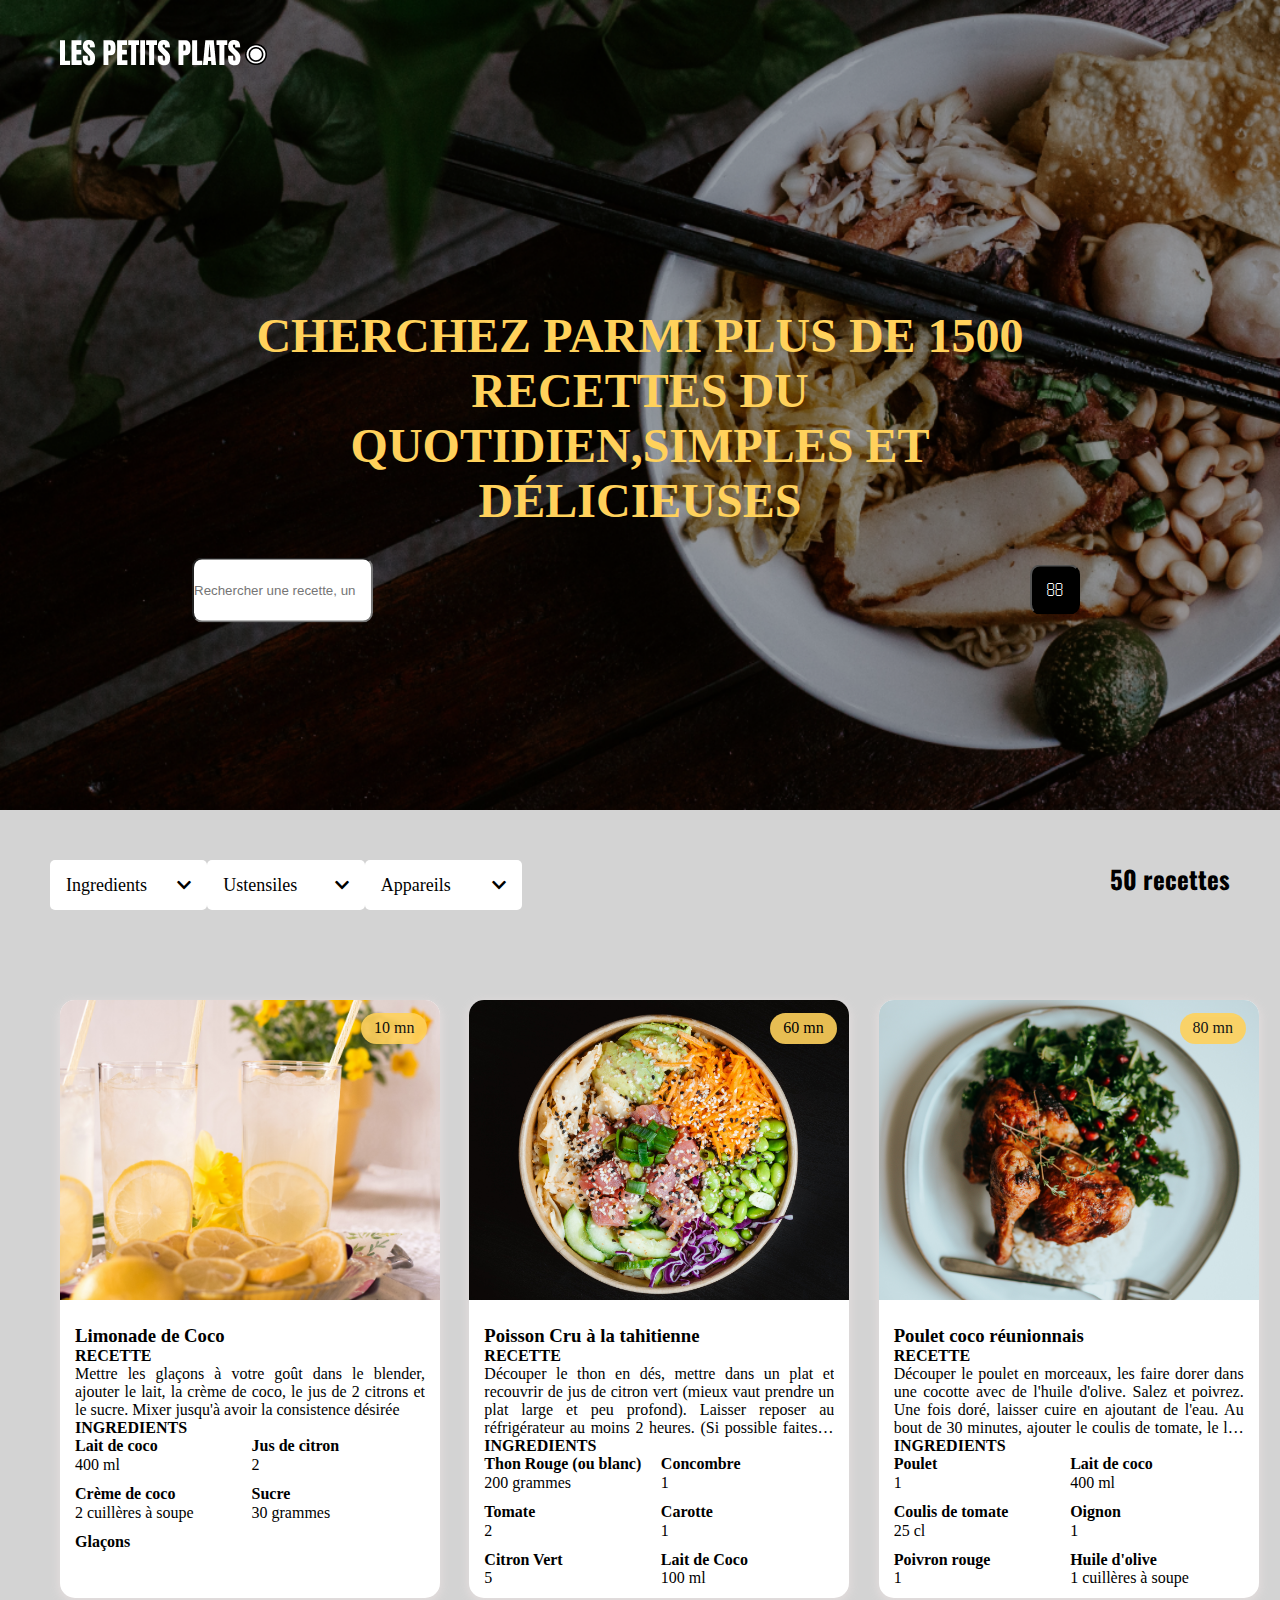
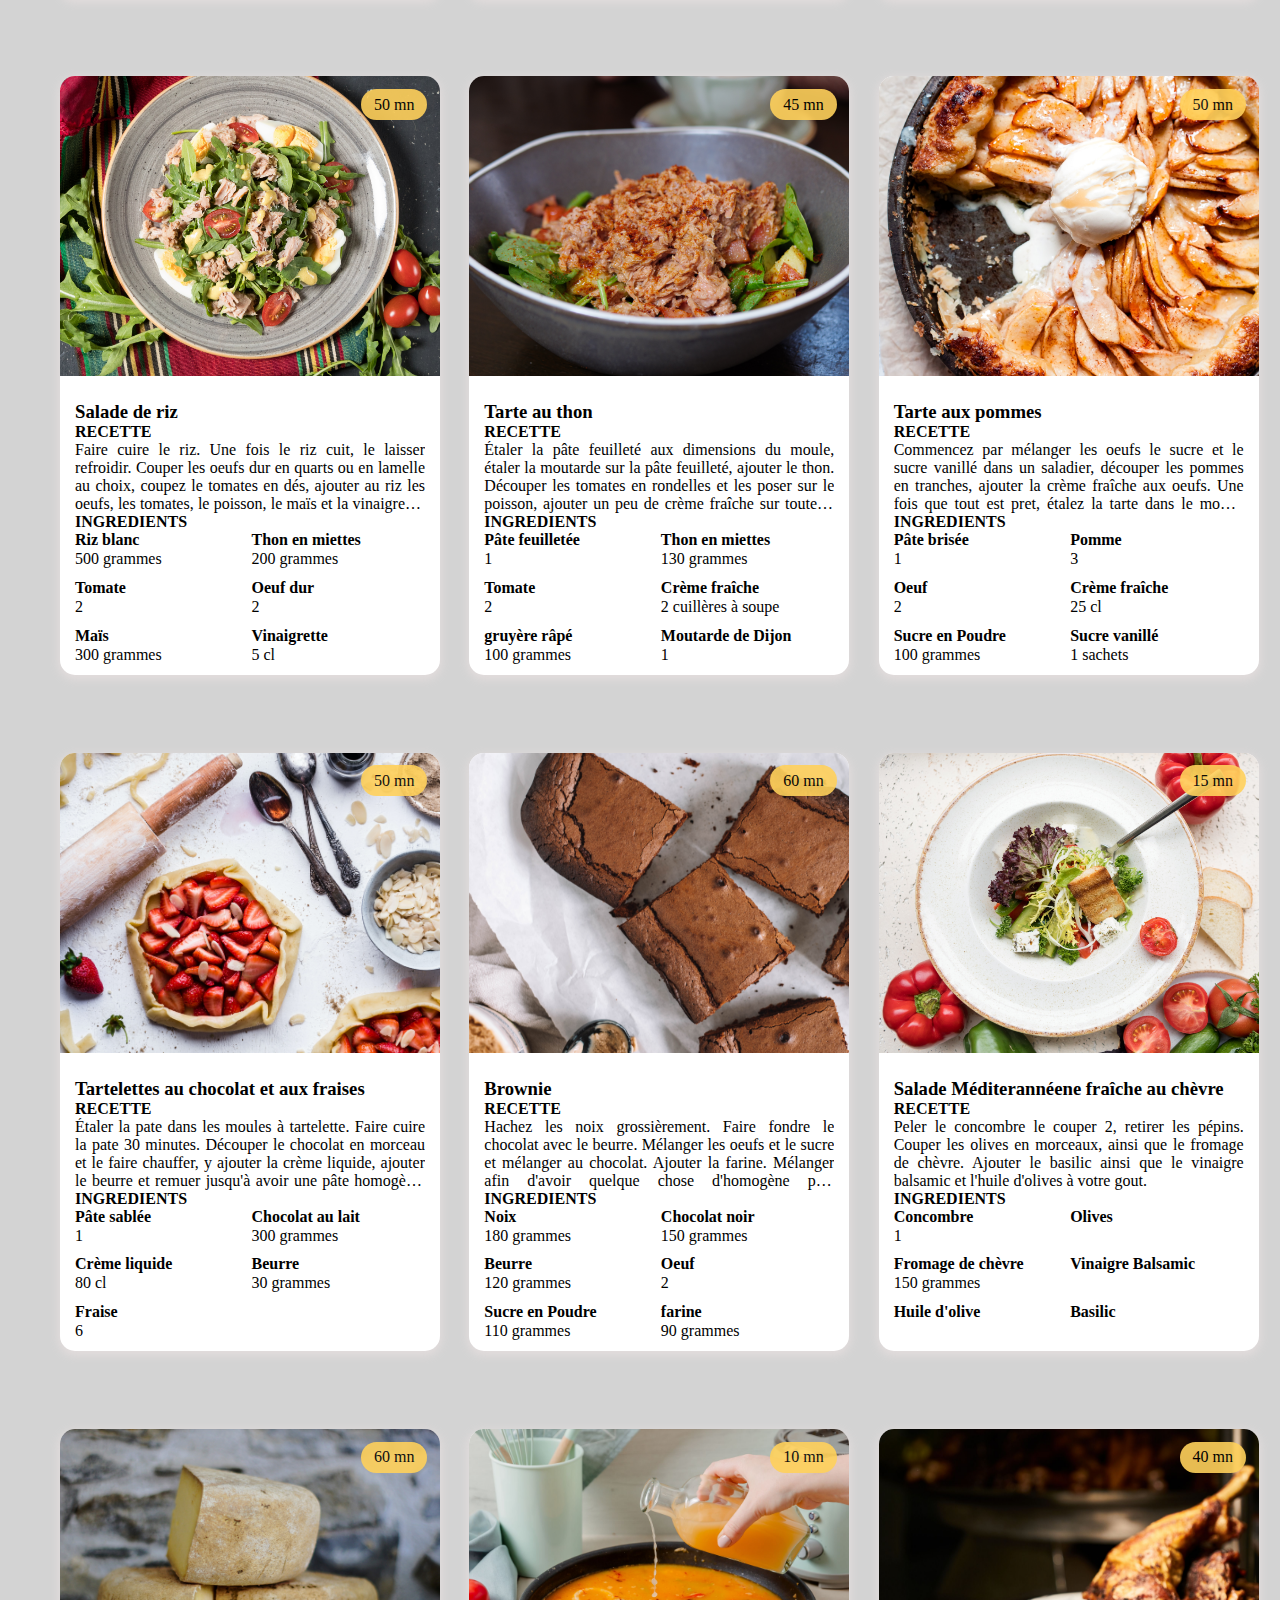
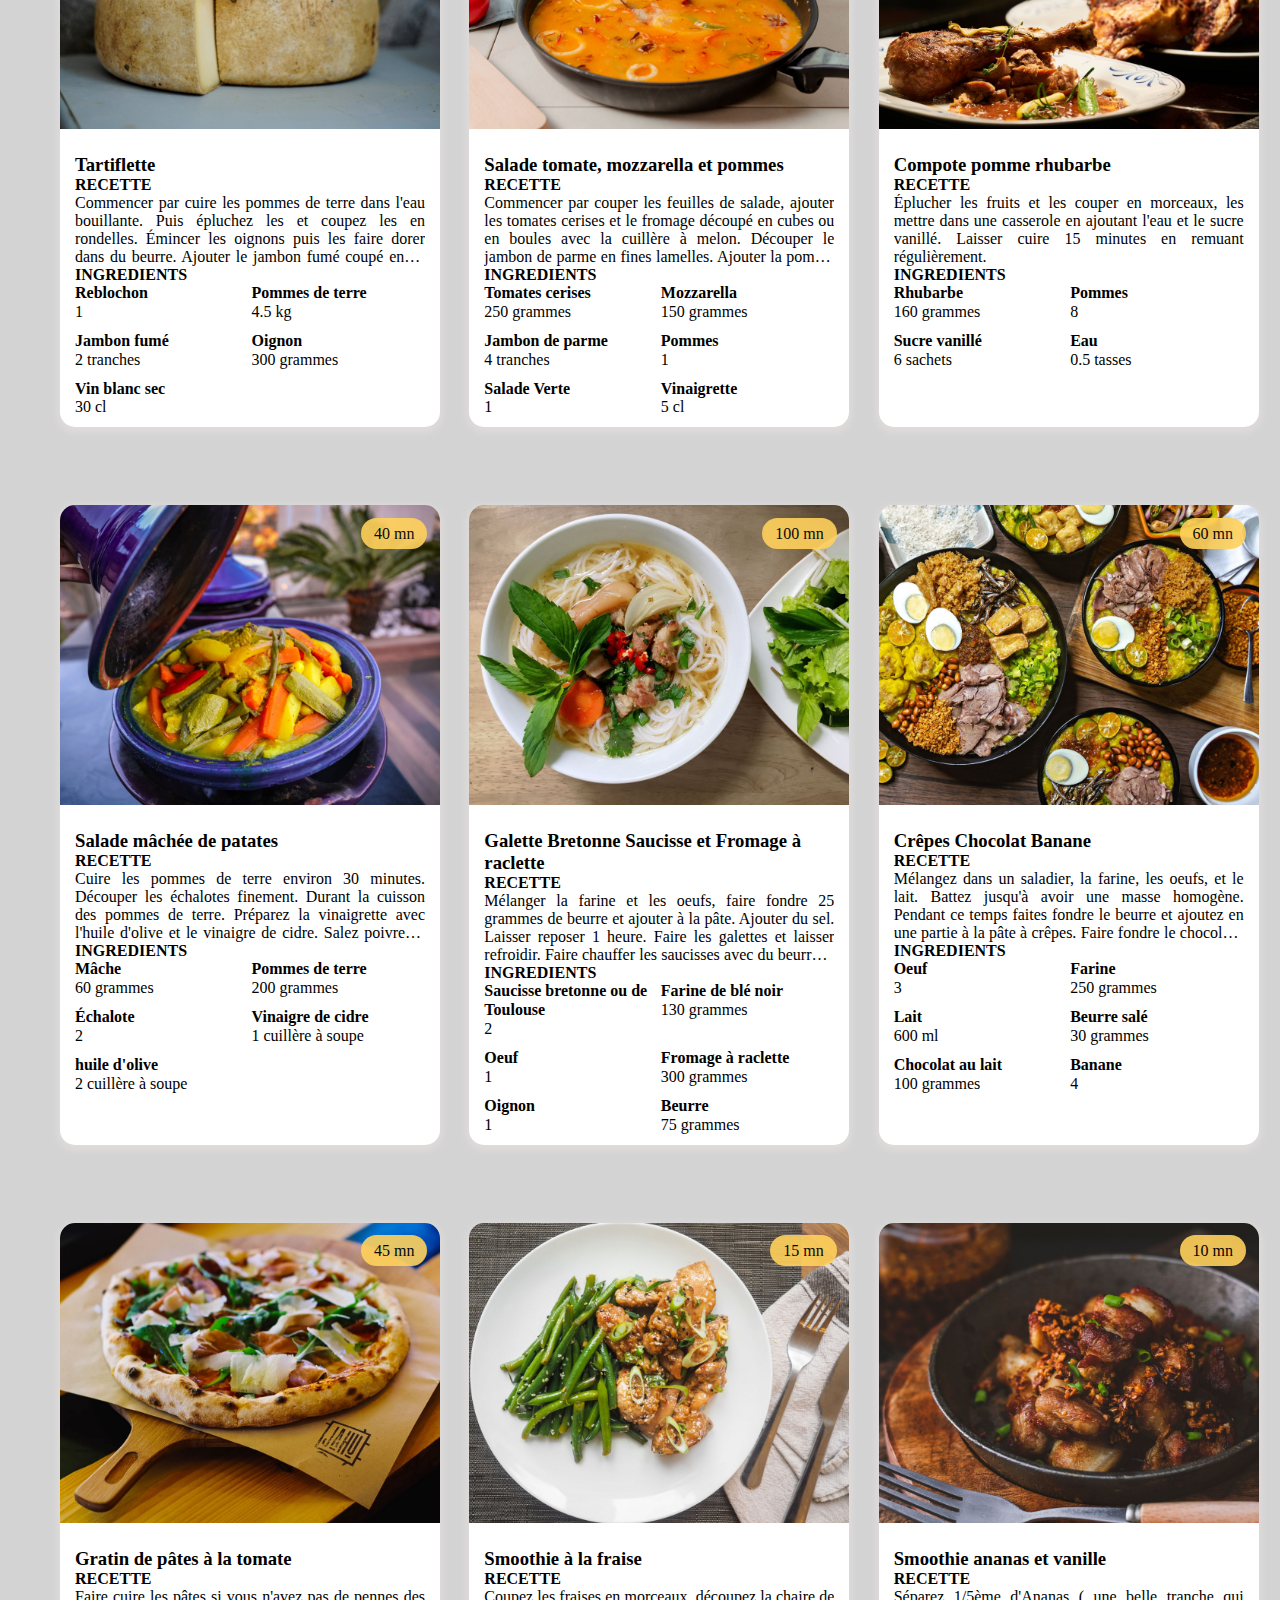
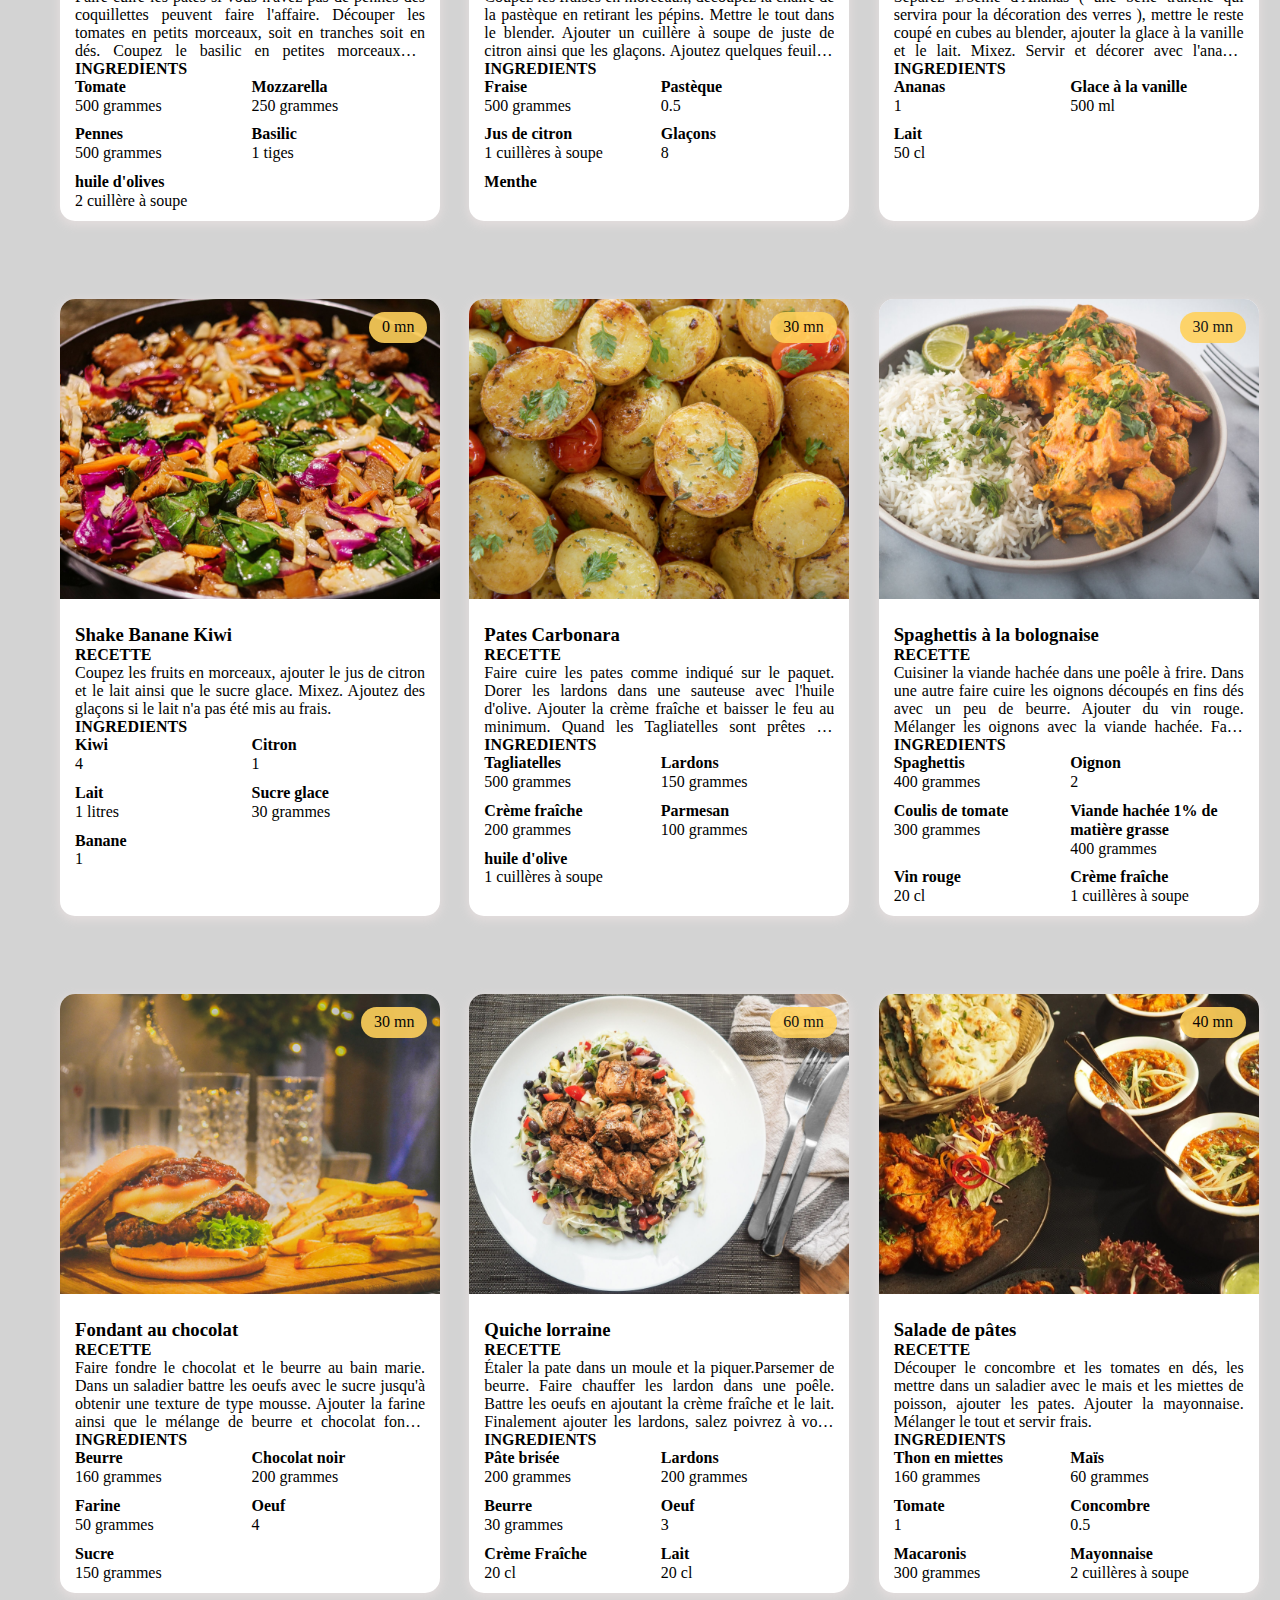
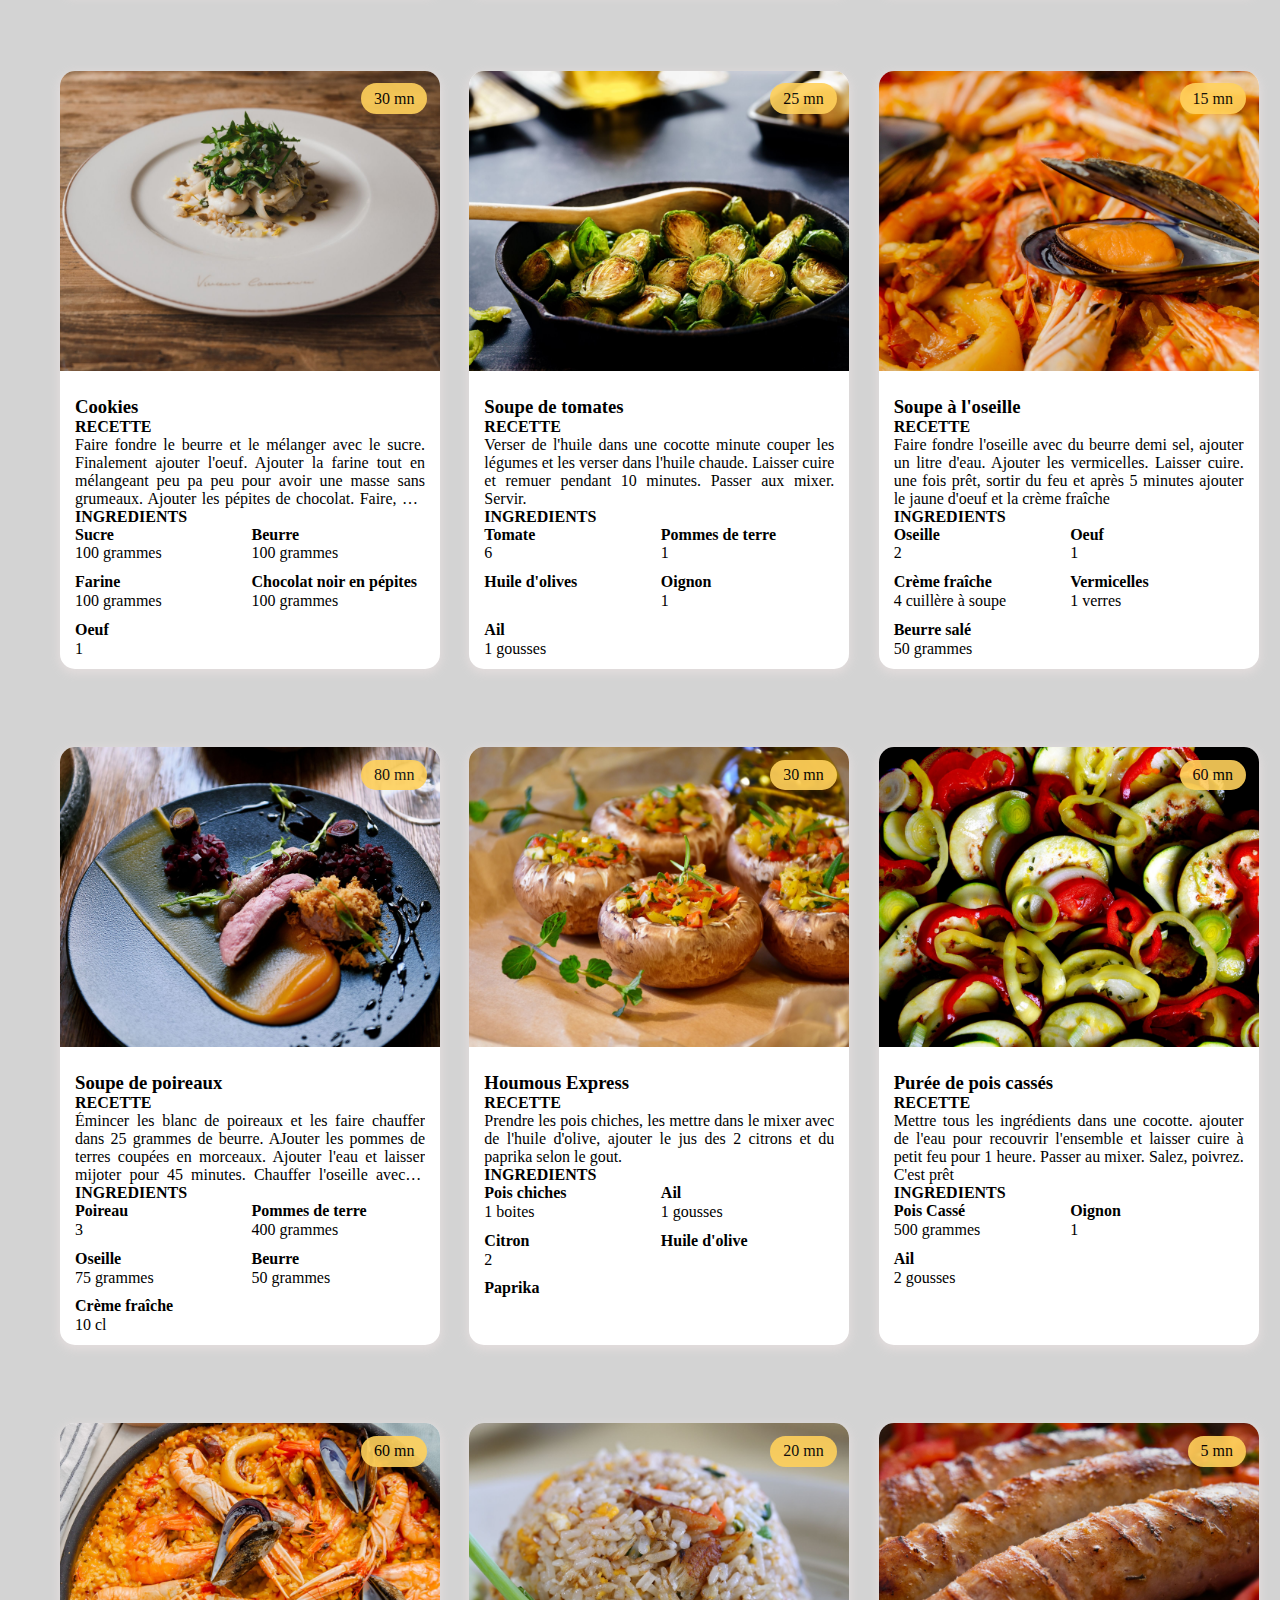
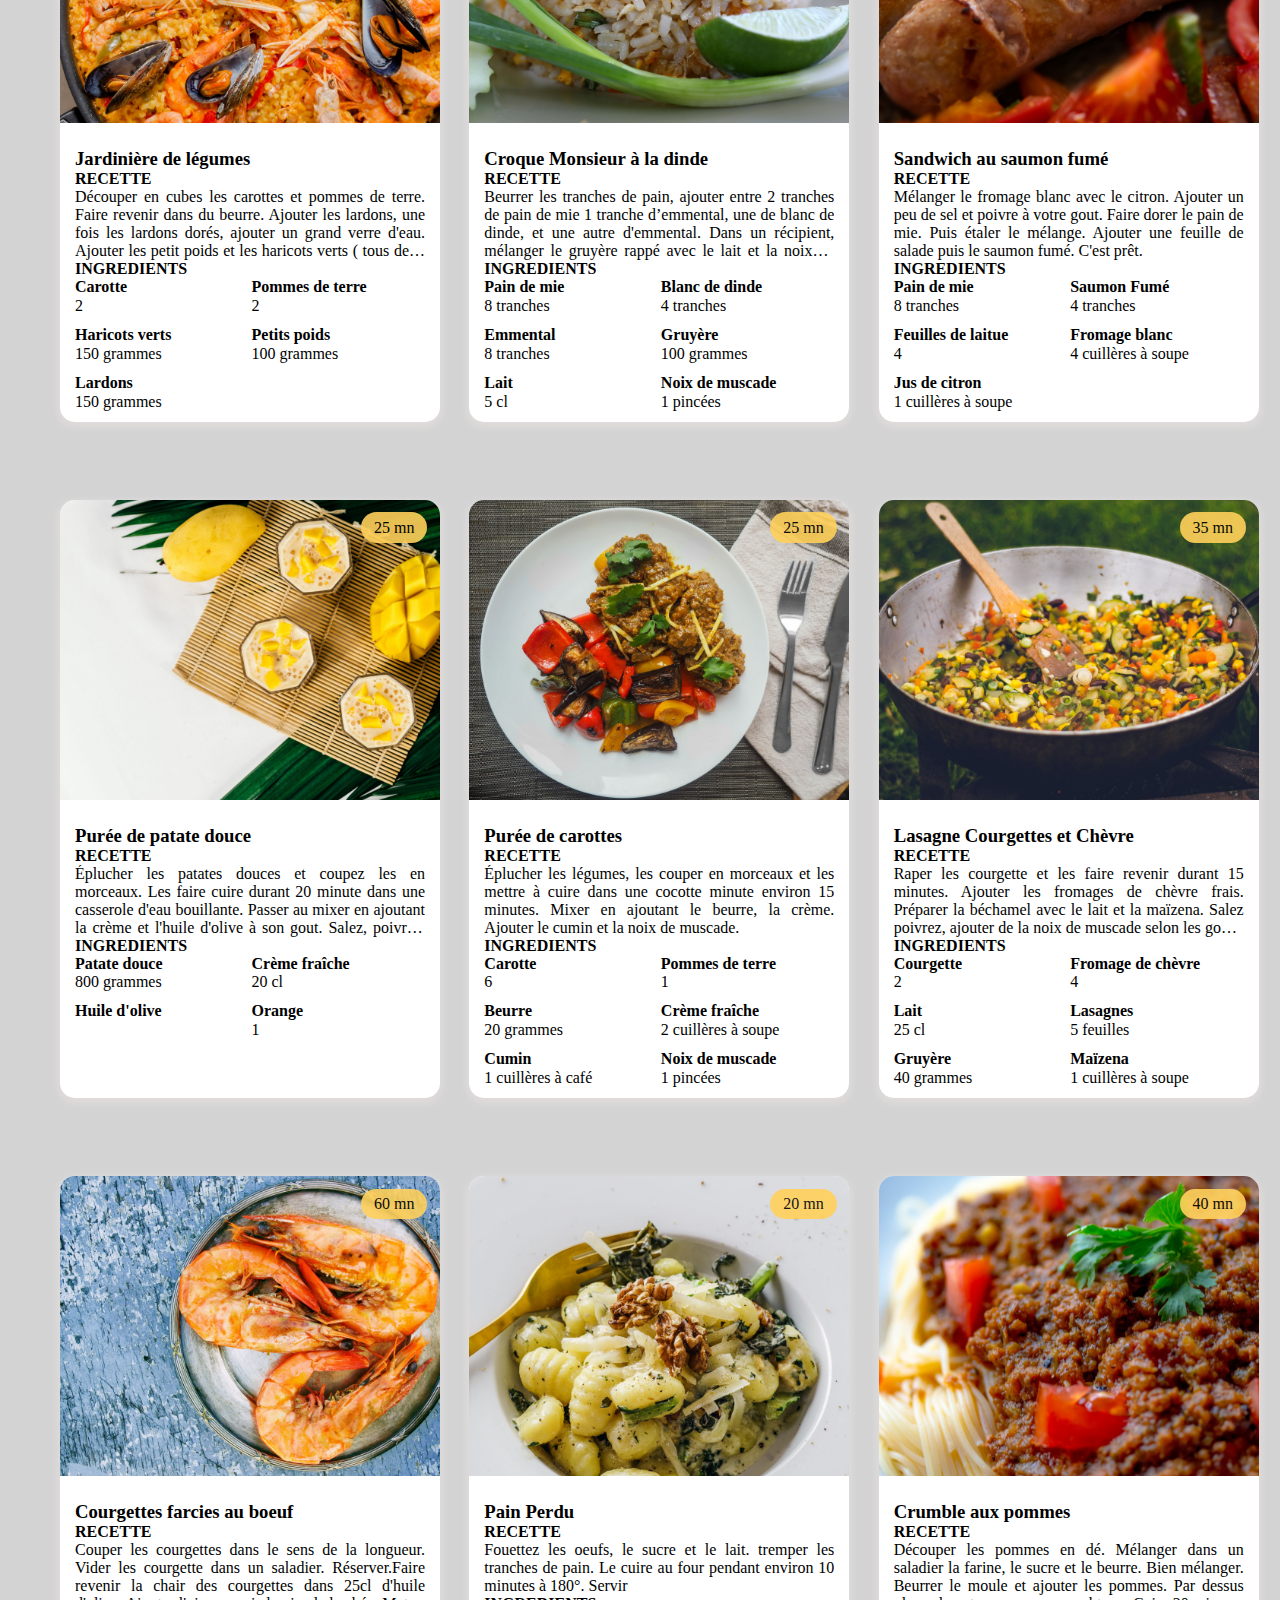
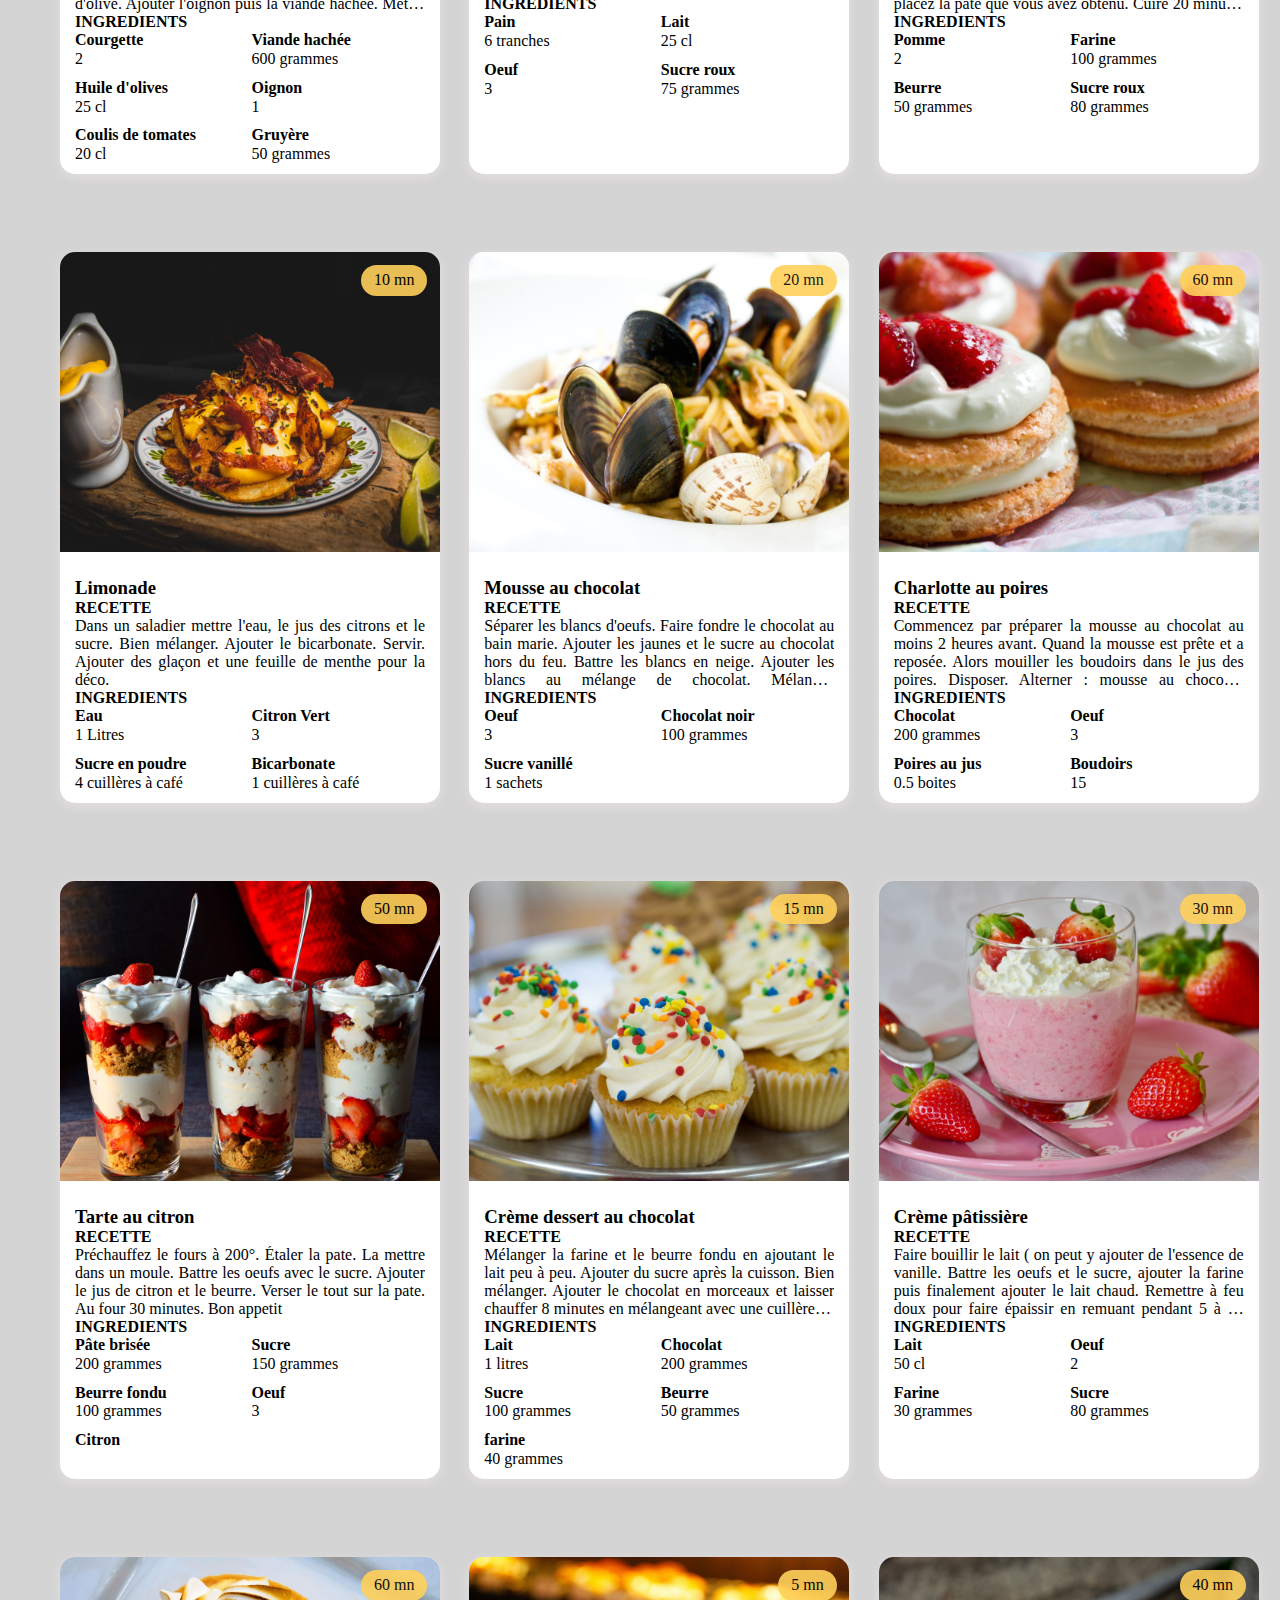
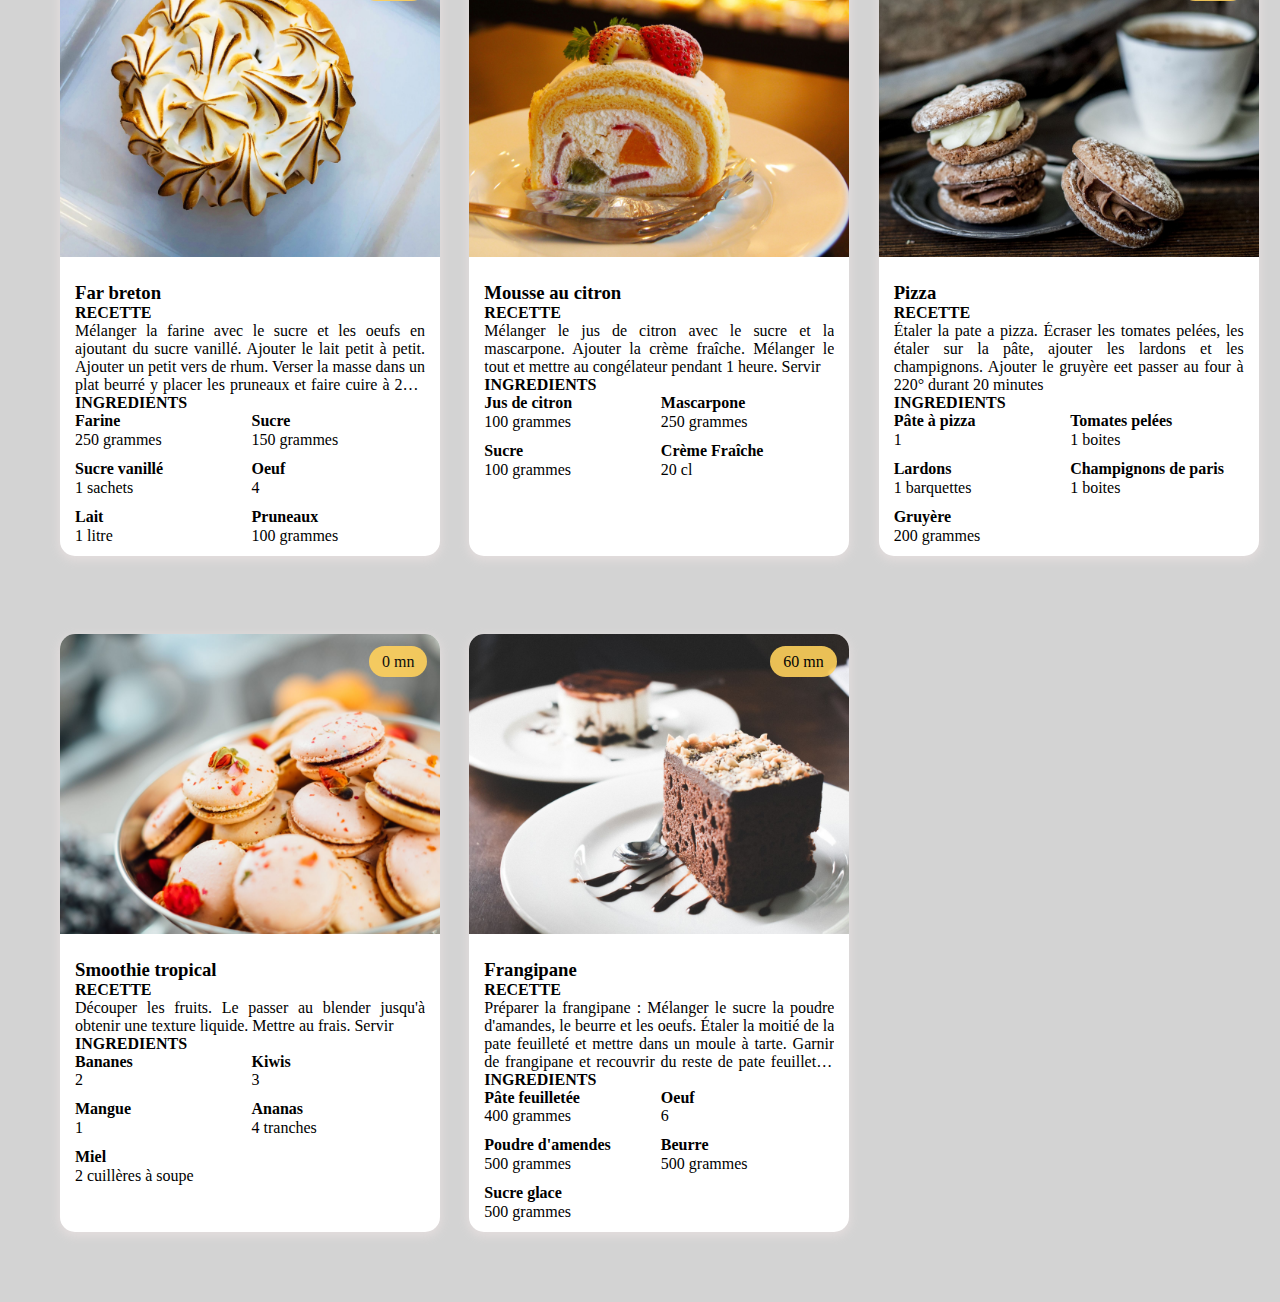
<file: index.html>
<!DOCTYPE html>
<html lang="fr">
    <head>
        <meta charset="UTF-8">
        <meta name="viewport" content="width=device-width, initial-scale=1.0">
        <link rel="icon" type="image/png" href="assets/images/logo/logored.png">
        <link href="https://fonts.googleapis.com/css?family=DM+Sans&display=swap" rel="stylesheet">
        <link href="https://cdn.jsdelivr.net/npm/bootstrap@5.1.3/dist/css/bootstrap.min.css" rel="stylesheet" integrity="sha384-1BmE4kWBq78iYhFldvKuhfTAU6auU8tT94WrHftjDbrCEXSU1oBoqyl2QvZ6jIW3" crossorigin="anonymous">
        <link rel="stylesheet" href="assets/css/style.css">
        <title>LesPetitsPlats</title>
    </head>
    <body>
        <header class="header">
            <img src="assets/images/logo/Logo.png" class="logo" alt="logo les petits plats page d'accueil" tabindex="0">
            <div class="container_header">
                <h1 tabindex="0">CHERCHEZ PARMI PLUS DE 1500 RECETTES DU QUOTIDIEN,SIMPLES ET DÉLICIEUSES</h1>
                <form action="">
                    <label for="search_recipe"></label>
                    <input class="form-control form-control-lg" type="search" placeholder="Rechercher une recette, un ingrédient, ..." aria-label=".form-control-lg example" name="search_recipe" id="search_recipe">
                    <i class="fa fa-times" aria-hidden="true"></i>
                    <button class="btn btn-secondary" type="button">
                        <i class="fal fa-search fa-lg"></i>
                    </button> 
                </form>
                <span class="msgError"></span>  
            </div>
        </header>
        <main id="main">
            <section class="filter_section">
                <div class="filter_contenaire">
                    <div class="filter_container_select">
                        <!-- filter button -->
                    </div>

                    <!-- Totals recipes -->
                    <div class="totals_recipes">
                        <p id="totalRecipe"></p>
                    </div>
                </div>
                <div class = "tags_list">
                </div>
            </section>
            <section>
                <!-- Recipes Cards -->
                <div class="recipes-cards-container">  
                </div>   
            </section>
        </main>

        <script type="module" src="scripts/index.js"></script>
       <!-- <script type="module" src="scripts/utils/search.js"></script> -->
        
    
        
    </body>
</html>
</file>
<file: assets/css/style.css>
@import url('https://pro.fontawesome.com/releases/v5.15.3/css/all.css');
  @import url('https://fonts.googleapis.com/css2?family=IBM+Plex+Sans+JP:wght@700&family=Oswald&family=Roboto:wght@300;500&display=swap');

*{
    margin: 0;
    padding: 0;
    box-sizing: border-box;
}

body{
    background-color: lightgrey;
}

.header{
    background-image: url(../images/logo/photoHeader.png);
    background-position: center center;
    background-size: cover;
    width: 100%;
    height: 90vh;
    position: initial;
}

.logo{
  margin-top: 40px;
  margin-left: 60px;
}

h1{
    color: #FFD15B;
    text-align: center;
    font-weight: bold;
    font-size: 48px;
}

form{
  position: relative;
}

.form-control{
  
   height: 65px;
   border-radius: 10px;
 
}
/* .form-control:focus{
  border-color: #FFD15B;
  box-shadow: #efeaa2;
} */

.btn, .fa-times{
  position: absolute;
  background: black;
  color: white;
  border-radius: 10px;
  height: 50px;
  width: 50px;
  bottom: 0.5rem;
  right: 0.5rem;
}

.fa-times{
  right: 3rem; 
  color: rgb(94, 92, 92);
  font-size: 25px;
  background-color: transparent;
  top: 50%;
 display: none;
}
.container_header{
    position: absolute;
    top: 50%;
    left: 50%;
    transform: translate(-50%,-50%);
    width: 70%;
}
h1{
  padding: 30px;
  margin: 0 auto;
}

section{
  width: 100%s;
  margin: 50px;
}

/* end header */

/* #main{
   
} */

/* filter  */
.filter_contenaire{
    width: 100%;
    display: flex;
    justify-content: space-between;
}
.filter_container_select{
  width: 40%;
  display: flex;
  justify-content: space-between;
}
  
.recipes-filter {
   position: relative;
   width: 160px;
}

.select_header{
  display: flex;
  align-items: center;
  justify-content: space-between;
  height: 50px;
  padding: 0 16px;
  border-radius: 5px;
  cursor: pointer;
  background-color: white;
  box-shadow: gray;

}
  .select_header .select_title{
  font-size: 18px;
  font-weight: 400;
 
}

.select_header .arrow_icon{
  display: flex;
  justify-content: center;
  align-items: center;
  color: black;
  transition: 0.3s;
}

.select_header.open .arrow_icon{
  transform: rotate(-180deg);
}

.list_option{
  position: relative;
  max-height: 250px;
  margin-top: 2px;
  border-radius: 5px;
  padding: 10px;
  /* text-align: center; */
  background-color: white;
  box-shadow: gray;
  overflow-y: auto;
  display: none;
}

.search, .search2, .search3{
  position: relative;
}

.search .fa-times, .search2 .fa-times, .search3 .fa-times{
  right: -45px;
  display: none;
  top: 35px;
  
}

.show {
  display: block;
  
}

.search i,  .search2 i, .search3 i{
  position: absolute;
  top: 50%;
  transform: translate(-50%, -50%);
  right: 0;
  color: #999;
  font-size: 11px;
 
}

.search input,  .search2 input, .search3 input{
  height: 30px;
  width: 100%;
  border-radius: 3px;
  outline: none;
  border: 1px solid #999;
}


.select_header.open ~ .list_option{
  display: block;
}



.list_option .option{
  display: flex;
  align-items: center;
  list-style: none;
  font-size: 12px;
  text-align: center;
  height: 40px;
  cursor: pointer;
  border-radius: 5px;
  transition: 0.3s;
}

.list_option .option:hover{
background-color: #FFD15B;
font-weight: 600;
padding: 0;
margin: 0;
}

.ingredient_liste .ingredient_text{
font-size: 16px;
font-weight: 400;
color: black;
}

/* tag */
.tags_list{
  margin-top: 30px;
  display: flex;
  column-gap: 10px;
}

.item-tag{
  display: flex;
  justify-content: center;
  align-items: center;
  column-gap: 10px;
  width: max-content;
  padding: 6px;
  background-color: #FFD15B;
  border-radius: 15px;
  cursor: default;
  font-size: 18px;
  font-weight: 600;
}

.btn-rm-tag{
  position: relative;
  width: 15px;
  height: 15px;
 background-color: black;
  border-radius: 50%;
  border: none;
  display: grid;
  place-content: center;
  cursor: pointer;
 

}
.btn-rm-tag .fa-times{
  position: static;
  display: block;
  color: #FFD15B;
  font-size: 8px;
  height: 50%;
 
 
}

/* end filter button */

/* total recipes */
#totalRecipe{
  font-family: 'oswald', sans-serif;
  font-weight: bold;
  font-size: 25px;
}

.message_recipe{
  font-family: 'oswald', sans-serif;
  font-size: 40px;
  width: 900px;
}

/* cards recipes */

.recipes-cards-container {
display: grid;
 grid-template-columns: repeat(auto-fill, minmax(330px, 1fr));
gap: 3rem;
box-sizing: border-box;

}
.hide{
  display: none;
}

.recipe-card {
margin: 10px;
padding: 0;
border-radius: 15px;
overflow: hidden;
background-color: white;
box-shadow: 0px 3px 8px 2px #e2dcdc;
width: 380px;
margin-bottom: 20px;
transition: transform 0.2s linear;
}

.recipe-card:hover {
  transform: scale(1.05);
}

.recipe-card .card-text {
position: relative;
padding: 0px 12px 0px 15px;
margin-top: -15px;
height: 100%;
}
.recipe-card .card-text .title {
font-weight: bold;
}
.recipe-card .card-text p {
  width: 350px;
  text-align: justify;
  display: -webkit-box;
  -webkit-line-clamp: 4;
  -webkit-box-orient: vertical;
  overflow: hidden;
  

}

.card-text-ingredients{
  display: grid;
  grid-template-columns: repeat(2, 1fr);
}

.recipe-card .card-img {
position: relative;
height: 340px;
}
.recipe-card .card-img img {
width: 100%;
height: 300px;
object-fit: cover;
}
.recipe-card .card-img .card-time {
position: absolute;
padding: 0.4rem 0.8rem;
background: #FFD15B;
color: black;
border-radius: 18px;
opacity: 0.9;
top: 0.8rem;
right: 0.8rem;
}

.card-text-ingredients {
  list-style-type: none;
  padding: 0;
  
 
}
.list{
  margin-bottom: 10px;
  line-height: 0.5cm;
}

.card-text-ingredients .list-ingredient{
  font-weight: 600;
}

.card-text-ingredients span{
  font-weight: 100;
  font-size: 16px;
}

/* end cards recipes */
</file>
